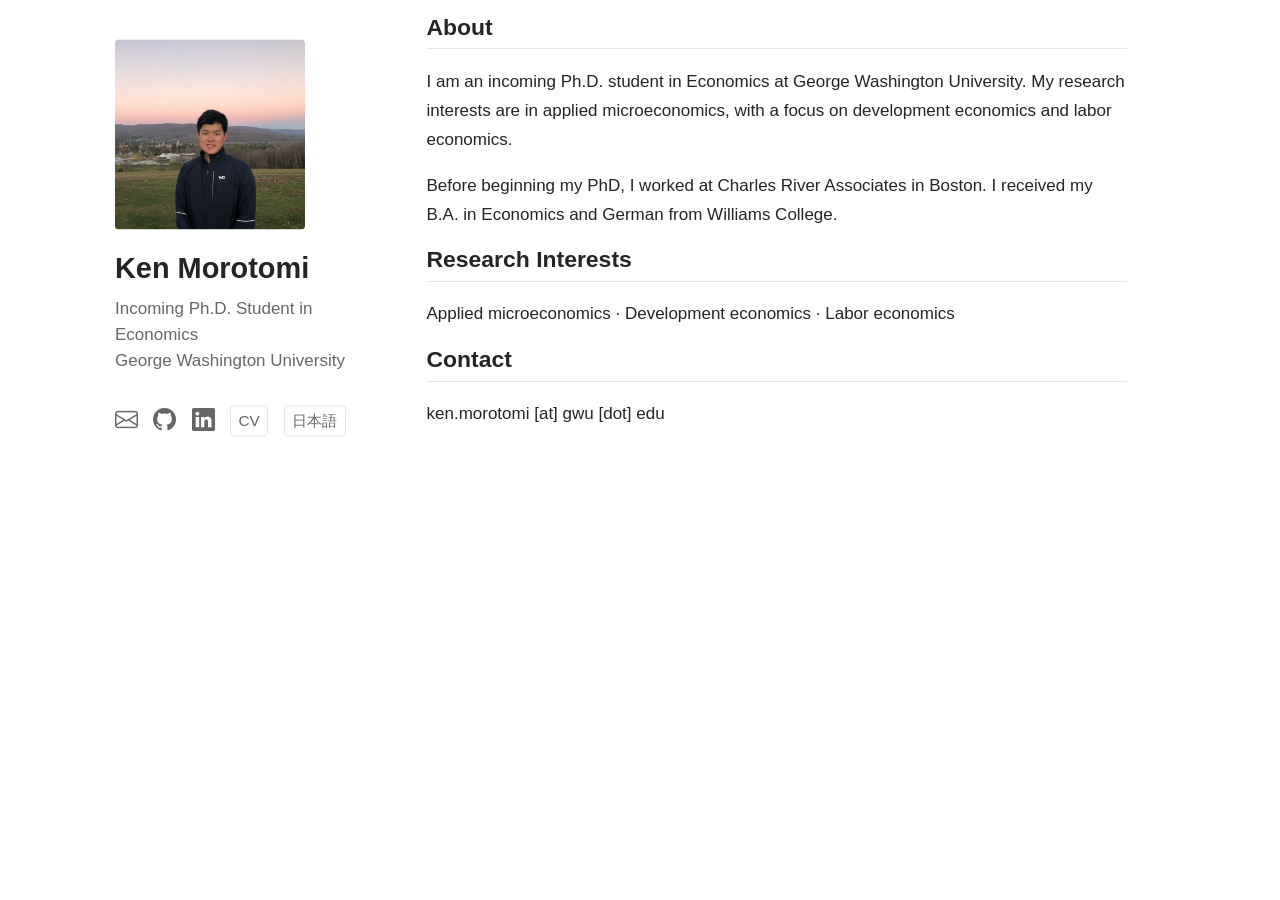
<file: docs/index.html>
<!DOCTYPE html>
<html xmlns="http://www.w3.org/1999/xhtml" lang="en" xml:lang="en"><head>

<meta charset="utf-8">
<meta name="generator" content="quarto-1.9.38">

<meta name="viewport" content="width=device-width, initial-scale=1.0, user-scalable=yes">


<title>Ken Morotomi</title>
<style>
/* Default styles provided by pandoc.
** See https://pandoc.org/MANUAL.html#variables-for-html for config info.
*/
code{white-space: pre-wrap;}
span.smallcaps{font-variant: small-caps;}
div.columns{display: flex; gap: min(4vw, 1.5em);}
div.column{flex: auto; overflow-x: auto;}
div.hanging-indent{margin-left: 1.5em; text-indent: -1.5em;}
ul.task-list{list-style: none;}
ul.task-list li input[type="checkbox"] {
  width: 0.8em;
  margin: 0 0.8em 0.2em -1em; /* quarto-specific, see https://github.com/quarto-dev/quarto-cli/issues/4556 */ 
  vertical-align: middle;
}
</style>


<script src="site_libs/quarto-nav/quarto-nav.js"></script>
<script src="site_libs/clipboard/clipboard.min.js"></script>
<script src="site_libs/quarto-search/autocomplete.umd.js"></script>
<script src="site_libs/quarto-search/fuse.min.js"></script>
<script src="site_libs/quarto-search/quarto-search.js"></script>
<meta name="quarto:offset" content="./">
<script src="site_libs/quarto-html/quarto.js" type="module"></script>
<script src="site_libs/quarto-html/tabsets/tabsets.js" type="module"></script>
<script src="site_libs/quarto-html/popper.min.js"></script>
<script src="site_libs/quarto-html/tippy.umd.min.js"></script>
<link href="site_libs/quarto-html/tippy.css" rel="stylesheet">
<link href="site_libs/quarto-html/quarto-syntax-highlighting-15634bcf2e68342d4ad2dfa704d543f6.css" rel="stylesheet" id="quarto-text-highlighting-styles">
<script src="site_libs/bootstrap/bootstrap.min.js"></script>
<link href="site_libs/bootstrap/bootstrap-icons.css" rel="stylesheet">
<link href="site_libs/bootstrap/bootstrap-158031087360bce0ff56dc785ce39e06.min.css" rel="stylesheet" append-hash="true" id="quarto-bootstrap" data-mode="light">
<script id="quarto-search-options" type="application/json">{
  "location": "sidebar",
  "copy-button": false,
  "collapse-after": 3,
  "panel-placement": "start",
  "type": "textbox",
  "limit": 50,
  "keyboard-shortcut": [
    "f",
    "/",
    "s"
  ],
  "show-item-context": false,
  "language": {
    "search-no-results-text": "No results",
    "search-matching-documents-text": "matching documents",
    "search-copy-link-title": "Copy link to search",
    "search-hide-matches-text": "Hide additional matches",
    "search-more-match-text": "more match in this document",
    "search-more-matches-text": "more matches in this document",
    "search-clear-button-title": "Clear",
    "search-text-placeholder": "",
    "search-detached-cancel-button-title": "Cancel",
    "search-submit-button-title": "Submit",
    "search-label": "Search"
  }
}</script>
<style>html{ scroll-behavior: smooth; }</style>


<link rel="stylesheet" href="styles.css">
</head>

<body class="fullcontent quarto-light">

<div id="quarto-search-results"></div>
<!-- content -->
<div id="quarto-content" class="quarto-container page-layout-custom">
<!-- sidebar -->
<!-- margin-sidebar -->
<!-- main -->




<div class="site-grid">
<div class="profile">
<p><img src="images/headshot.jpg" class="profile-photo img-fluid" alt="Portrait of Ken Morotomi"></p>
<section id="ken-morotomi" class="level1">
<h1>Ken Morotomi</h1>
<p>Incoming Ph.D.&nbsp;Student in Economics<br>
George Washington University</p>
<div class="social-links">
<p><a href="mailto:ken.morotomi@gwu.edu" aria-label="Email" title="Email"> <i class="bi bi-envelope"></i> </a></p>
<p><a href="https://github.com/kenmorotomi" aria-label="GitHub" title="GitHub"> <i class="bi bi-github"></i> </a></p>
<p><a href="https://www.linkedin.com/in/kenmorotomi/" aria-label="LinkedIn" title="LinkedIn"> <i class="bi bi-linkedin"></i> </a></p>
<p><a href="files/cv.pdf" class="text-link">CV</a></p>
<p><a href="ja/" class="text-link">日本語</a></p>
</div>
</section>
</div>
<div class="main-content">
<section id="about" class="level2">
<h2 data-anchor-id="about">About</h2>
<p>I am an incoming Ph.D.&nbsp;student in Economics at George Washington University. My research interests are in applied microeconomics, with a focus on development economics and labor economics.</p>
<p>Before beginning my PhD, I worked at Charles River Associates in Boston. I received my B.A. in Economics and German from Williams College.</p>
</section>
<section id="research-interests" class="level2">
<h2 data-anchor-id="research-interests">Research Interests</h2>
<p>Applied microeconomics · Development economics · Labor economics</p>
</section>
<section id="contact" class="level2">
<h2 data-anchor-id="contact">Contact</h2>
<p>ken.morotomi [at] gwu [dot] edu</p>
</section>
</div>
</div>




<script id="quarto-html-after-body" type="application/javascript">
  window.document.addEventListener("DOMContentLoaded", function (event) {
    const isCodeAnnotation = (el) => {
      for (const clz of el.classList) {
        if (clz.startsWith('code-annotation-')) {                     
          return true;
        }
      }
      return false;
    }
    const onCopySuccess = function(e) {
      // button target
      const button = e.trigger;
      // don't keep focus
      button.blur();
      // flash "checked"
      button.classList.add('code-copy-button-checked');
      var currentTitle = button.getAttribute("title");
      button.setAttribute("title", "Copied!");
      let tooltip;
      if (window.bootstrap) {
        button.setAttribute("data-bs-toggle", "tooltip");
        button.setAttribute("data-bs-placement", "left");
        button.setAttribute("data-bs-title", "Copied!");
        tooltip = new bootstrap.Tooltip(button, 
          { trigger: "manual", 
            customClass: "code-copy-button-tooltip",
            offset: [0, -8]});
        tooltip.show();    
      }
      setTimeout(function() {
        if (tooltip) {
          tooltip.hide();
          button.removeAttribute("data-bs-title");
          button.removeAttribute("data-bs-toggle");
          button.removeAttribute("data-bs-placement");
        }
        button.setAttribute("title", currentTitle);
        button.classList.remove('code-copy-button-checked');
      }, 1000);
      // clear code selection
      e.clearSelection();
    }
    const getTextToCopy = function(trigger) {
      const outerScaffold = trigger.parentElement.cloneNode(true);
      const codeEl = outerScaffold.querySelector('code');
      for (const childEl of codeEl.children) {
        if (isCodeAnnotation(childEl)) {
          childEl.remove();
        }
      }
      return codeEl.innerText;
    }
    const clipboard = new window.ClipboardJS('.code-copy-button:not([data-in-quarto-modal])', {
      text: getTextToCopy
    });
    clipboard.on('success', onCopySuccess);
    if (window.document.getElementById('quarto-embedded-source-code-modal')) {
      const clipboardModal = new window.ClipboardJS('.code-copy-button[data-in-quarto-modal]', {
        text: getTextToCopy,
        container: window.document.getElementById('quarto-embedded-source-code-modal')
      });
      clipboardModal.on('success', onCopySuccess);
    }
      var localhostRegex = new RegExp(/^(?:http|https):\/\/localhost\:?[0-9]*\//);
      var mailtoRegex = new RegExp(/^mailto:/);
        var filterRegex = new RegExp("https:\/\/kenmorotomi\.github\.io");
      var isInternal = (href) => {
          return filterRegex.test(href) || localhostRegex.test(href) || mailtoRegex.test(href);
      }
      // Inspect non-navigation links and adorn them if external
     var links = window.document.querySelectorAll('a[href]:not(.nav-link):not(.navbar-brand):not(.toc-action):not(.sidebar-link):not(.sidebar-item-toggle):not(.pagination-link):not(.no-external):not([aria-hidden]):not(.dropdown-item):not(.quarto-navigation-tool):not(.about-link)');
      for (var i=0; i<links.length; i++) {
        const link = links[i];
        if (!isInternal(link.href)) {
          // undo the damage that might have been done by quarto-nav.js in the case of
          // links that we want to consider external
          if (link.dataset.originalHref !== undefined) {
            link.href = link.dataset.originalHref;
          }
        }
      }
    function tippyHover(el, contentFn, onTriggerFn, onUntriggerFn) {
      const config = {
        allowHTML: true,
        maxWidth: 500,
        delay: 100,
        arrow: false,
        appendTo: function(el) {
            return el.parentElement;
        },
        interactive: true,
        interactiveBorder: 10,
        theme: 'quarto',
        placement: 'bottom-start',
      };
      if (contentFn) {
        config.content = contentFn;
      }
      if (onTriggerFn) {
        config.onTrigger = onTriggerFn;
      }
      if (onUntriggerFn) {
        config.onUntrigger = onUntriggerFn;
      }
      window.tippy(el, config); 
    }
    const noterefs = window.document.querySelectorAll('a[role="doc-noteref"]');
    for (var i=0; i<noterefs.length; i++) {
      const ref = noterefs[i];
      tippyHover(ref, function() {
        // use id or data attribute instead here
        let href = ref.getAttribute('data-footnote-href') || ref.getAttribute('href');
        try { href = new URL(href).hash; } catch {}
        const id = href.replace(/^#\/?/, "");
        const note = window.document.getElementById(id);
        if (note) {
          return note.innerHTML;
        } else {
          return "";
        }
      });
    }
    const xrefs = window.document.querySelectorAll('a.quarto-xref');
    const processXRef = (id, note) => {
      // Strip column container classes
      const stripColumnClz = (el) => {
        el.classList.remove("page-full", "page-columns");
        if (el.children) {
          for (const child of el.children) {
            stripColumnClz(child);
          }
        }
      }
      stripColumnClz(note)
      if (id === null || id.startsWith('sec-')) {
        // Special case sections, only their first couple elements
        const container = document.createElement("div");
        if (note.children && note.children.length > 2) {
          container.appendChild(note.children[0].cloneNode(true));
          for (let i = 1; i < note.children.length; i++) {
            const child = note.children[i];
            if (child.tagName === "P" && child.innerText === "") {
              continue;
            } else {
              container.appendChild(child.cloneNode(true));
              break;
            }
          }
          if (window.Quarto?.typesetMath) {
            window.Quarto.typesetMath(container);
          }
          return container.innerHTML
        } else {
          if (window.Quarto?.typesetMath) {
            window.Quarto.typesetMath(note);
          }
          return note.innerHTML;
        }
      } else {
        // Remove any anchor links if they are present
        const anchorLink = note.querySelector('a.anchorjs-link');
        if (anchorLink) {
          anchorLink.remove();
        }
        if (window.Quarto?.typesetMath) {
          window.Quarto.typesetMath(note);
        }
        if (note.classList.contains("callout")) {
          return note.outerHTML;
        } else {
          return note.innerHTML;
        }
      }
    }
    for (var i=0; i<xrefs.length; i++) {
      const xref = xrefs[i];
      tippyHover(xref, undefined, function(instance) {
        instance.disable();
        let url = xref.getAttribute('href');
        let hash = undefined; 
        if (url.startsWith('#')) {
          hash = url;
        } else {
          try { hash = new URL(url).hash; } catch {}
        }
        if (hash) {
          const id = hash.replace(/^#\/?/, "");
          const note = window.document.getElementById(id);
          if (note !== null) {
            try {
              const html = processXRef(id, note.cloneNode(true));
              instance.setContent(html);
            } finally {
              instance.enable();
              instance.show();
            }
          } else {
            // See if we can fetch this
            fetch(url.split('#')[0])
            .then(res => res.text())
            .then(html => {
              const parser = new DOMParser();
              const htmlDoc = parser.parseFromString(html, "text/html");
              const note = htmlDoc.getElementById(id);
              if (note !== null) {
                const html = processXRef(id, note);
                instance.setContent(html);
              } 
            }).finally(() => {
              instance.enable();
              instance.show();
            });
          }
        } else {
          // See if we can fetch a full url (with no hash to target)
          // This is a special case and we should probably do some content thinning / targeting
          fetch(url)
          .then(res => res.text())
          .then(html => {
            const parser = new DOMParser();
            const htmlDoc = parser.parseFromString(html, "text/html");
            const note = htmlDoc.querySelector('main.content');
            if (note !== null) {
              // This should only happen for chapter cross references
              // (since there is no id in the URL)
              // remove the first header
              if (note.children.length > 0 && note.children[0].tagName === "HEADER") {
                note.children[0].remove();
              }
              const html = processXRef(null, note);
              instance.setContent(html);
            } 
          }).finally(() => {
            instance.enable();
            instance.show();
          });
        }
      }, function(instance) {
      });
    }
        let selectedAnnoteEl;
        const selectorForAnnotation = ( cell, annotation) => {
          let cellAttr = 'data-code-cell="' + cell + '"';
          let lineAttr = 'data-code-annotation="' +  annotation + '"';
          const selector = 'span[' + cellAttr + '][' + lineAttr + ']';
          return selector;
        }
        const selectCodeLines = (annoteEl) => {
          const doc = window.document;
          const targetCell = annoteEl.getAttribute("data-target-cell");
          const targetAnnotation = annoteEl.getAttribute("data-target-annotation");
          const annoteSpan = window.document.querySelector(selectorForAnnotation(targetCell, targetAnnotation));
          const lines = annoteSpan.getAttribute("data-code-lines").split(",");
          const lineIds = lines.map((line) => {
            return targetCell + "-" + line;
          })
          let top = null;
          let height = null;
          let parent = null;
          if (lineIds.length > 0) {
              //compute the position of the single el (top and bottom and make a div)
              const el = window.document.getElementById(lineIds[0]);
              top = el.offsetTop;
              height = el.offsetHeight;
              parent = el.parentElement.parentElement;
            if (lineIds.length > 1) {
              const lastEl = window.document.getElementById(lineIds[lineIds.length - 1]);
              const bottom = lastEl.offsetTop + lastEl.offsetHeight;
              height = bottom - top;
            }
            if (top !== null && height !== null && parent !== null) {
              // cook up a div (if necessary) and position it 
              let div = window.document.getElementById("code-annotation-line-highlight");
              if (div === null) {
                div = window.document.createElement("div");
                div.setAttribute("id", "code-annotation-line-highlight");
                div.style.position = 'absolute';
                parent.appendChild(div);
              }
              div.style.top = top - 2 + "px";
              div.style.height = height + 4 + "px";
              div.style.left = 0;
              let gutterDiv = window.document.getElementById("code-annotation-line-highlight-gutter");
              if (gutterDiv === null) {
                gutterDiv = window.document.createElement("div");
                gutterDiv.setAttribute("id", "code-annotation-line-highlight-gutter");
                gutterDiv.style.position = 'absolute';
                const codeCell = window.document.getElementById(targetCell);
                const gutter = codeCell.querySelector('.code-annotation-gutter');
                gutter.appendChild(gutterDiv);
              }
              gutterDiv.style.top = top - 2 + "px";
              gutterDiv.style.height = height + 4 + "px";
            }
            selectedAnnoteEl = annoteEl;
          }
        };
        const unselectCodeLines = () => {
          const elementsIds = ["code-annotation-line-highlight", "code-annotation-line-highlight-gutter"];
          elementsIds.forEach((elId) => {
            const div = window.document.getElementById(elId);
            if (div) {
              div.remove();
            }
          });
          selectedAnnoteEl = undefined;
        };
          // Handle positioning of the toggle
      window.addEventListener(
        "resize",
        throttle(() => {
          elRect = undefined;
          if (selectedAnnoteEl) {
            selectCodeLines(selectedAnnoteEl);
          }
        }, 10)
      );
      function throttle(fn, ms) {
      let throttle = false;
      let timer;
        return (...args) => {
          if(!throttle) { // first call gets through
              fn.apply(this, args);
              throttle = true;
          } else { // all the others get throttled
              if(timer) clearTimeout(timer); // cancel #2
              timer = setTimeout(() => {
                fn.apply(this, args);
                timer = throttle = false;
              }, ms);
          }
        };
      }
        // Attach click handler to the DT
        const annoteDls = window.document.querySelectorAll('dt[data-target-cell]');
        for (const annoteDlNode of annoteDls) {
          annoteDlNode.addEventListener('click', (event) => {
            const clickedEl = event.target;
            if (clickedEl !== selectedAnnoteEl) {
              unselectCodeLines();
              const activeEl = window.document.querySelector('dt[data-target-cell].code-annotation-active');
              if (activeEl) {
                activeEl.classList.remove('code-annotation-active');
              }
              selectCodeLines(clickedEl);
              clickedEl.classList.add('code-annotation-active');
            } else {
              // Unselect the line
              unselectCodeLines();
              clickedEl.classList.remove('code-annotation-active');
            }
          });
        }
    const findCites = (el) => {
      const parentEl = el.parentElement;
      if (parentEl) {
        const cites = parentEl.dataset.cites;
        if (cites) {
          return {
            el,
            cites: cites.split(' ')
          };
        } else {
          return findCites(el.parentElement)
        }
      } else {
        return undefined;
      }
    };
    var bibliorefs = window.document.querySelectorAll('a[role="doc-biblioref"]');
    for (var i=0; i<bibliorefs.length; i++) {
      const ref = bibliorefs[i];
      const citeInfo = findCites(ref);
      if (citeInfo) {
        tippyHover(citeInfo.el, function() {
          var popup = window.document.createElement('div');
          citeInfo.cites.forEach(function(cite) {
            var citeDiv = window.document.createElement('div');
            citeDiv.classList.add('hanging-indent');
            citeDiv.classList.add('csl-entry');
            var biblioDiv = window.document.getElementById('ref-' + cite);
            if (biblioDiv) {
              citeDiv.innerHTML = biblioDiv.innerHTML;
            }
            popup.appendChild(citeDiv);
          });
          return popup.innerHTML;
        });
      }
    }
  });
  </script>
</div> <!-- /content -->




<script src="site_libs/quarto-html/zenscroll-min.js"></script>
</body></html>
</file>
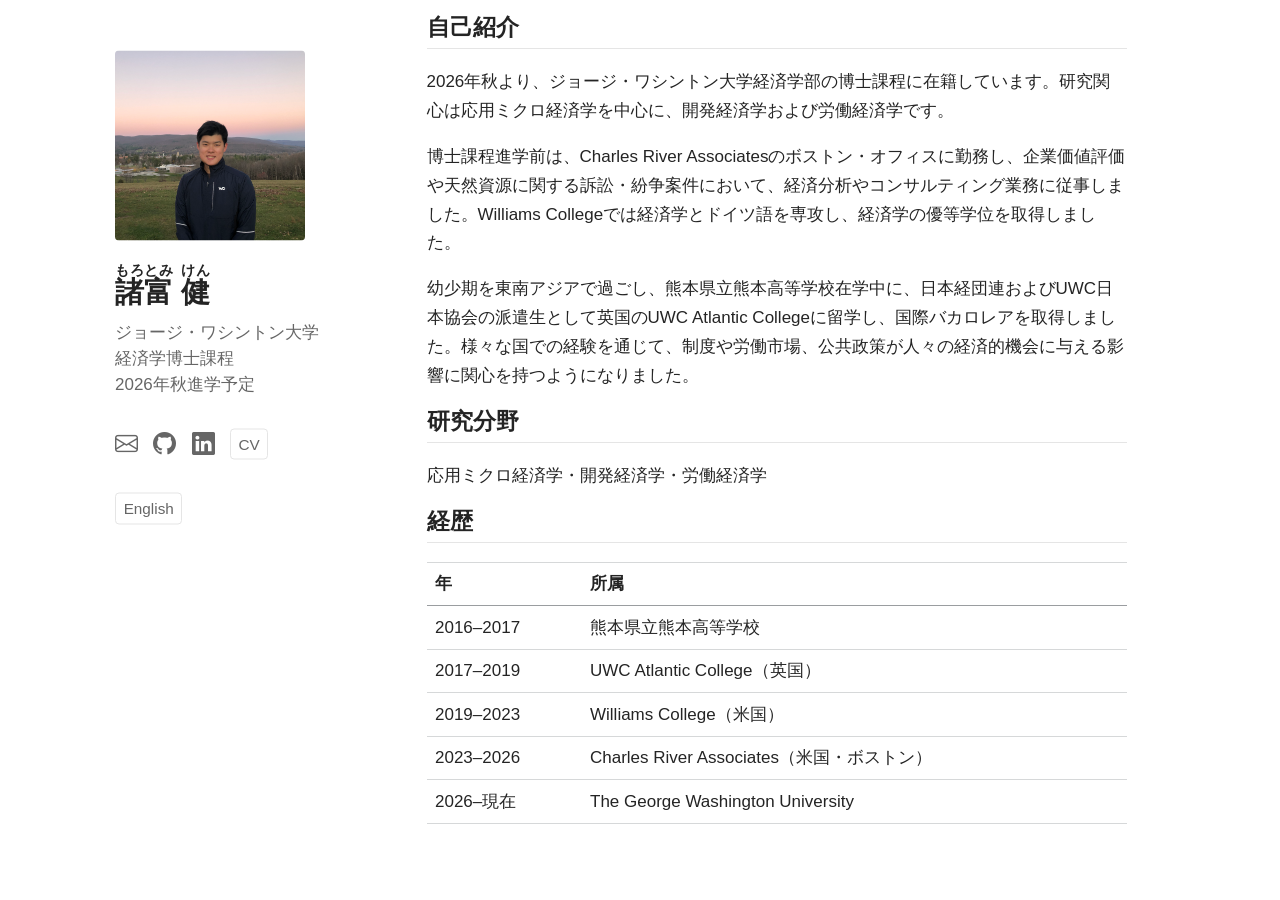
<file: docs/ja/index.html>
<!DOCTYPE html>
<html xmlns="http://www.w3.org/1999/xhtml" lang="ja" xml:lang="ja"><head>

<meta charset="utf-8">
<meta name="generator" content="quarto-1.9.38">

<meta name="viewport" content="width=device-width, initial-scale=1.0, user-scalable=yes">


<title>index – Ken Morotomi</title>
<style>
/* Default styles provided by pandoc.
** See https://pandoc.org/MANUAL.html#variables-for-html for config info.
*/
code{white-space: pre-wrap;}
span.smallcaps{font-variant: small-caps;}
div.columns{display: flex; gap: min(4vw, 1.5em);}
div.column{flex: auto; overflow-x: auto;}
div.hanging-indent{margin-left: 1.5em; text-indent: -1.5em;}
ul.task-list{list-style: none;}
ul.task-list li input[type="checkbox"] {
  width: 0.8em;
  margin: 0 0.8em 0.2em -1em; /* quarto-specific, see https://github.com/quarto-dev/quarto-cli/issues/4556 */ 
  vertical-align: middle;
}
</style>


<script src="../site_libs/quarto-nav/quarto-nav.js"></script>
<script src="../site_libs/clipboard/clipboard.min.js"></script>
<script src="../site_libs/quarto-search/autocomplete.umd.js"></script>
<script src="../site_libs/quarto-search/fuse.min.js"></script>
<script src="../site_libs/quarto-search/quarto-search.js"></script>
<meta name="quarto:offset" content="../">
<script src="../site_libs/quarto-html/quarto.js" type="module"></script>
<script src="../site_libs/quarto-html/tabsets/tabsets.js" type="module"></script>
<script src="../site_libs/quarto-html/popper.min.js"></script>
<script src="../site_libs/quarto-html/tippy.umd.min.js"></script>
<link href="../site_libs/quarto-html/tippy.css" rel="stylesheet">
<link href="../site_libs/quarto-html/quarto-syntax-highlighting-15634bcf2e68342d4ad2dfa704d543f6.css" rel="stylesheet" id="quarto-text-highlighting-styles">
<script src="../site_libs/bootstrap/bootstrap.min.js"></script>
<link href="../site_libs/bootstrap/bootstrap-icons.css" rel="stylesheet">
<link href="../site_libs/bootstrap/bootstrap-158031087360bce0ff56dc785ce39e06.min.css" rel="stylesheet" append-hash="true" id="quarto-bootstrap" data-mode="light">
<script id="quarto-search-options" type="application/json">{
  "location": "sidebar",
  "copy-button": false,
  "collapse-after": 3,
  "panel-placement": "start",
  "type": "textbox",
  "limit": 50,
  "keyboard-shortcut": [
    "f",
    "/",
    "s"
  ],
  "show-item-context": false,
  "language": {
    "search-no-results-text": "一致なし",
    "search-matching-documents-text": "一致した文書",
    "search-copy-link-title": "検索へのリンクをコピー",
    "search-hide-matches-text": "追加の検索結果を非表示",
    "search-more-match-text": "追加の検索結果",
    "search-more-matches-text": "追加の検索結果",
    "search-clear-button-title": "消去",
    "search-text-placeholder": "",
    "search-detached-cancel-button-title": "取消",
    "search-submit-button-title": "検索",
    "search-label": "サーチ"
  }
}</script>
<style>html{ scroll-behavior: smooth; }</style>


<link rel="stylesheet" href="../styles.css">
</head>

<body class="fullcontent quarto-light">

<div id="quarto-search-results"></div>
<!-- content -->
<div id="quarto-content" class="quarto-container page-layout-custom">
<!-- sidebar -->
<!-- margin-sidebar -->
<!-- main -->




<div class="site-grid">
<div class="profile">
<p><img src="../images/headshot.jpg" class="profile-photo img-fluid" alt="諸富健のプロフィール写真"></p>
<section id="諸富もろとみ-健けん" class="level1">
<h1><ruby>諸富<rt>もろとみ</rt></ruby> <ruby>健<rt>けん</rt></ruby></h1>
<p>ジョージ・ワシントン大学<br>
経済学博士課程<br>
2026年秋進学予定</p>
<div class="social-links">
<p><a href="mailto:ken.morotomi@gwu.edu" aria-label="メール" title="メール"> <i class="bi bi-envelope"></i> </a></p>
<p><a href="https://github.com/kenmorotomi" aria-label="GitHub" title="GitHub"> <i class="bi bi-github"></i> </a></p>
<p><a href="https://www.linkedin.com/in/kenmorotomi/" aria-label="LinkedIn" title="LinkedIn"> <i class="bi bi-linkedin"></i> </a></p>
<p><a href="../files/cv.pdf" class="text-link">CV</a></p>
<p><a href="../" class="text-link">English</a></p>
</div>
</section>
</div>
<div class="main-content">
<section id="自己紹介" class="level2">
<h2 data-anchor-id="自己紹介">自己紹介</h2>
<p>2026年秋より、ジョージ・ワシントン大学経済学部の博士課程に在籍しています。研究関心は応用ミクロ経済学を中心に、開発経済学および労働経済学です。</p>
<p>博士課程進学前は、Charles River Associatesのボストン・オフィスに勤務し、企業価値評価や天然資源に関する訴訟・紛争案件において、経済分析やコンサルティング業務に従事しました。Williams Collegeでは経済学とドイツ語を専攻し、経済学の優等学位を取得しました。</p>
<p>幼少期を東南アジアで過ごし、熊本県立熊本高等学校在学中に、日本経団連およびUWC日本協会の派遣生として英国のUWC Atlantic Collegeに留学し、国際バカロレアを取得しました。様々な国での経験を通じて、制度や労働市場、公共政策が人々の経済的機会に与える影響に関心を持つようになりました。</p>
</section>
<section id="研究分野" class="level2">
<h2 data-anchor-id="研究分野">研究分野</h2>
<p>応用ミクロ経済学・開発経済学・労働経済学</p>
</section>
<section id="経歴" class="level2">
<h2 data-anchor-id="経歴">経歴</h2>
<table class="caption-top table">
<thead>
<tr class="header">
<th>年</th>
<th>所属</th>
</tr>
</thead>
<tbody>
<tr class="odd">
<td>2016–2017</td>
<td>熊本県立熊本高等学校</td>
</tr>
<tr class="even">
<td>2017–2019</td>
<td>UWC Atlantic College（英国）</td>
</tr>
<tr class="odd">
<td>2019–2023</td>
<td>Williams College（米国）</td>
</tr>
<tr class="even">
<td>2023–2026</td>
<td>Charles River Associates（米国・ボストン）</td>
</tr>
<tr class="odd">
<td>2026–現在</td>
<td>The George Washington University</td>
</tr>
</tbody>
</table>
</section>
</div>
</div>




<script id="quarto-html-after-body" type="application/javascript">
  window.document.addEventListener("DOMContentLoaded", function (event) {
    const isCodeAnnotation = (el) => {
      for (const clz of el.classList) {
        if (clz.startsWith('code-annotation-')) {                     
          return true;
        }
      }
      return false;
    }
    const onCopySuccess = function(e) {
      // button target
      const button = e.trigger;
      // don't keep focus
      button.blur();
      // flash "checked"
      button.classList.add('code-copy-button-checked');
      var currentTitle = button.getAttribute("title");
      button.setAttribute("title", "コピーしました");
      let tooltip;
      if (window.bootstrap) {
        button.setAttribute("data-bs-toggle", "tooltip");
        button.setAttribute("data-bs-placement", "left");
        button.setAttribute("data-bs-title", "コピーしました");
        tooltip = new bootstrap.Tooltip(button, 
          { trigger: "manual", 
            customClass: "code-copy-button-tooltip",
            offset: [0, -8]});
        tooltip.show();    
      }
      setTimeout(function() {
        if (tooltip) {
          tooltip.hide();
          button.removeAttribute("data-bs-title");
          button.removeAttribute("data-bs-toggle");
          button.removeAttribute("data-bs-placement");
        }
        button.setAttribute("title", currentTitle);
        button.classList.remove('code-copy-button-checked');
      }, 1000);
      // clear code selection
      e.clearSelection();
    }
    const getTextToCopy = function(trigger) {
      const outerScaffold = trigger.parentElement.cloneNode(true);
      const codeEl = outerScaffold.querySelector('code');
      for (const childEl of codeEl.children) {
        if (isCodeAnnotation(childEl)) {
          childEl.remove();
        }
      }
      return codeEl.innerText;
    }
    const clipboard = new window.ClipboardJS('.code-copy-button:not([data-in-quarto-modal])', {
      text: getTextToCopy
    });
    clipboard.on('success', onCopySuccess);
    if (window.document.getElementById('quarto-embedded-source-code-modal')) {
      const clipboardModal = new window.ClipboardJS('.code-copy-button[data-in-quarto-modal]', {
        text: getTextToCopy,
        container: window.document.getElementById('quarto-embedded-source-code-modal')
      });
      clipboardModal.on('success', onCopySuccess);
    }
      var localhostRegex = new RegExp(/^(?:http|https):\/\/localhost\:?[0-9]*\//);
      var mailtoRegex = new RegExp(/^mailto:/);
        var filterRegex = new RegExp("https:\/\/kenmorotomi\.github\.io");
      var isInternal = (href) => {
          return filterRegex.test(href) || localhostRegex.test(href) || mailtoRegex.test(href);
      }
      // Inspect non-navigation links and adorn them if external
     var links = window.document.querySelectorAll('a[href]:not(.nav-link):not(.navbar-brand):not(.toc-action):not(.sidebar-link):not(.sidebar-item-toggle):not(.pagination-link):not(.no-external):not([aria-hidden]):not(.dropdown-item):not(.quarto-navigation-tool):not(.about-link)');
      for (var i=0; i<links.length; i++) {
        const link = links[i];
        if (!isInternal(link.href)) {
          // undo the damage that might have been done by quarto-nav.js in the case of
          // links that we want to consider external
          if (link.dataset.originalHref !== undefined) {
            link.href = link.dataset.originalHref;
          }
        }
      }
    function tippyHover(el, contentFn, onTriggerFn, onUntriggerFn) {
      const config = {
        allowHTML: true,
        maxWidth: 500,
        delay: 100,
        arrow: false,
        appendTo: function(el) {
            return el.parentElement;
        },
        interactive: true,
        interactiveBorder: 10,
        theme: 'quarto',
        placement: 'bottom-start',
      };
      if (contentFn) {
        config.content = contentFn;
      }
      if (onTriggerFn) {
        config.onTrigger = onTriggerFn;
      }
      if (onUntriggerFn) {
        config.onUntrigger = onUntriggerFn;
      }
      window.tippy(el, config); 
    }
    const noterefs = window.document.querySelectorAll('a[role="doc-noteref"]');
    for (var i=0; i<noterefs.length; i++) {
      const ref = noterefs[i];
      tippyHover(ref, function() {
        // use id or data attribute instead here
        let href = ref.getAttribute('data-footnote-href') || ref.getAttribute('href');
        try { href = new URL(href).hash; } catch {}
        const id = href.replace(/^#\/?/, "");
        const note = window.document.getElementById(id);
        if (note) {
          return note.innerHTML;
        } else {
          return "";
        }
      });
    }
    const xrefs = window.document.querySelectorAll('a.quarto-xref');
    const processXRef = (id, note) => {
      // Strip column container classes
      const stripColumnClz = (el) => {
        el.classList.remove("page-full", "page-columns");
        if (el.children) {
          for (const child of el.children) {
            stripColumnClz(child);
          }
        }
      }
      stripColumnClz(note)
      if (id === null || id.startsWith('sec-')) {
        // Special case sections, only their first couple elements
        const container = document.createElement("div");
        if (note.children && note.children.length > 2) {
          container.appendChild(note.children[0].cloneNode(true));
          for (let i = 1; i < note.children.length; i++) {
            const child = note.children[i];
            if (child.tagName === "P" && child.innerText === "") {
              continue;
            } else {
              container.appendChild(child.cloneNode(true));
              break;
            }
          }
          if (window.Quarto?.typesetMath) {
            window.Quarto.typesetMath(container);
          }
          return container.innerHTML
        } else {
          if (window.Quarto?.typesetMath) {
            window.Quarto.typesetMath(note);
          }
          return note.innerHTML;
        }
      } else {
        // Remove any anchor links if they are present
        const anchorLink = note.querySelector('a.anchorjs-link');
        if (anchorLink) {
          anchorLink.remove();
        }
        if (window.Quarto?.typesetMath) {
          window.Quarto.typesetMath(note);
        }
        if (note.classList.contains("callout")) {
          return note.outerHTML;
        } else {
          return note.innerHTML;
        }
      }
    }
    for (var i=0; i<xrefs.length; i++) {
      const xref = xrefs[i];
      tippyHover(xref, undefined, function(instance) {
        instance.disable();
        let url = xref.getAttribute('href');
        let hash = undefined; 
        if (url.startsWith('#')) {
          hash = url;
        } else {
          try { hash = new URL(url).hash; } catch {}
        }
        if (hash) {
          const id = hash.replace(/^#\/?/, "");
          const note = window.document.getElementById(id);
          if (note !== null) {
            try {
              const html = processXRef(id, note.cloneNode(true));
              instance.setContent(html);
            } finally {
              instance.enable();
              instance.show();
            }
          } else {
            // See if we can fetch this
            fetch(url.split('#')[0])
            .then(res => res.text())
            .then(html => {
              const parser = new DOMParser();
              const htmlDoc = parser.parseFromString(html, "text/html");
              const note = htmlDoc.getElementById(id);
              if (note !== null) {
                const html = processXRef(id, note);
                instance.setContent(html);
              } 
            }).finally(() => {
              instance.enable();
              instance.show();
            });
          }
        } else {
          // See if we can fetch a full url (with no hash to target)
          // This is a special case and we should probably do some content thinning / targeting
          fetch(url)
          .then(res => res.text())
          .then(html => {
            const parser = new DOMParser();
            const htmlDoc = parser.parseFromString(html, "text/html");
            const note = htmlDoc.querySelector('main.content');
            if (note !== null) {
              // This should only happen for chapter cross references
              // (since there is no id in the URL)
              // remove the first header
              if (note.children.length > 0 && note.children[0].tagName === "HEADER") {
                note.children[0].remove();
              }
              const html = processXRef(null, note);
              instance.setContent(html);
            } 
          }).finally(() => {
            instance.enable();
            instance.show();
          });
        }
      }, function(instance) {
      });
    }
        let selectedAnnoteEl;
        const selectorForAnnotation = ( cell, annotation) => {
          let cellAttr = 'data-code-cell="' + cell + '"';
          let lineAttr = 'data-code-annotation="' +  annotation + '"';
          const selector = 'span[' + cellAttr + '][' + lineAttr + ']';
          return selector;
        }
        const selectCodeLines = (annoteEl) => {
          const doc = window.document;
          const targetCell = annoteEl.getAttribute("data-target-cell");
          const targetAnnotation = annoteEl.getAttribute("data-target-annotation");
          const annoteSpan = window.document.querySelector(selectorForAnnotation(targetCell, targetAnnotation));
          const lines = annoteSpan.getAttribute("data-code-lines").split(",");
          const lineIds = lines.map((line) => {
            return targetCell + "-" + line;
          })
          let top = null;
          let height = null;
          let parent = null;
          if (lineIds.length > 0) {
              //compute the position of the single el (top and bottom and make a div)
              const el = window.document.getElementById(lineIds[0]);
              top = el.offsetTop;
              height = el.offsetHeight;
              parent = el.parentElement.parentElement;
            if (lineIds.length > 1) {
              const lastEl = window.document.getElementById(lineIds[lineIds.length - 1]);
              const bottom = lastEl.offsetTop + lastEl.offsetHeight;
              height = bottom - top;
            }
            if (top !== null && height !== null && parent !== null) {
              // cook up a div (if necessary) and position it 
              let div = window.document.getElementById("code-annotation-line-highlight");
              if (div === null) {
                div = window.document.createElement("div");
                div.setAttribute("id", "code-annotation-line-highlight");
                div.style.position = 'absolute';
                parent.appendChild(div);
              }
              div.style.top = top - 2 + "px";
              div.style.height = height + 4 + "px";
              div.style.left = 0;
              let gutterDiv = window.document.getElementById("code-annotation-line-highlight-gutter");
              if (gutterDiv === null) {
                gutterDiv = window.document.createElement("div");
                gutterDiv.setAttribute("id", "code-annotation-line-highlight-gutter");
                gutterDiv.style.position = 'absolute';
                const codeCell = window.document.getElementById(targetCell);
                const gutter = codeCell.querySelector('.code-annotation-gutter');
                gutter.appendChild(gutterDiv);
              }
              gutterDiv.style.top = top - 2 + "px";
              gutterDiv.style.height = height + 4 + "px";
            }
            selectedAnnoteEl = annoteEl;
          }
        };
        const unselectCodeLines = () => {
          const elementsIds = ["code-annotation-line-highlight", "code-annotation-line-highlight-gutter"];
          elementsIds.forEach((elId) => {
            const div = window.document.getElementById(elId);
            if (div) {
              div.remove();
            }
          });
          selectedAnnoteEl = undefined;
        };
          // Handle positioning of the toggle
      window.addEventListener(
        "resize",
        throttle(() => {
          elRect = undefined;
          if (selectedAnnoteEl) {
            selectCodeLines(selectedAnnoteEl);
          }
        }, 10)
      );
      function throttle(fn, ms) {
      let throttle = false;
      let timer;
        return (...args) => {
          if(!throttle) { // first call gets through
              fn.apply(this, args);
              throttle = true;
          } else { // all the others get throttled
              if(timer) clearTimeout(timer); // cancel #2
              timer = setTimeout(() => {
                fn.apply(this, args);
                timer = throttle = false;
              }, ms);
          }
        };
      }
        // Attach click handler to the DT
        const annoteDls = window.document.querySelectorAll('dt[data-target-cell]');
        for (const annoteDlNode of annoteDls) {
          annoteDlNode.addEventListener('click', (event) => {
            const clickedEl = event.target;
            if (clickedEl !== selectedAnnoteEl) {
              unselectCodeLines();
              const activeEl = window.document.querySelector('dt[data-target-cell].code-annotation-active');
              if (activeEl) {
                activeEl.classList.remove('code-annotation-active');
              }
              selectCodeLines(clickedEl);
              clickedEl.classList.add('code-annotation-active');
            } else {
              // Unselect the line
              unselectCodeLines();
              clickedEl.classList.remove('code-annotation-active');
            }
          });
        }
    const findCites = (el) => {
      const parentEl = el.parentElement;
      if (parentEl) {
        const cites = parentEl.dataset.cites;
        if (cites) {
          return {
            el,
            cites: cites.split(' ')
          };
        } else {
          return findCites(el.parentElement)
        }
      } else {
        return undefined;
      }
    };
    var bibliorefs = window.document.querySelectorAll('a[role="doc-biblioref"]');
    for (var i=0; i<bibliorefs.length; i++) {
      const ref = bibliorefs[i];
      const citeInfo = findCites(ref);
      if (citeInfo) {
        tippyHover(citeInfo.el, function() {
          var popup = window.document.createElement('div');
          citeInfo.cites.forEach(function(cite) {
            var citeDiv = window.document.createElement('div');
            citeDiv.classList.add('hanging-indent');
            citeDiv.classList.add('csl-entry');
            var biblioDiv = window.document.getElementById('ref-' + cite);
            if (biblioDiv) {
              citeDiv.innerHTML = biblioDiv.innerHTML;
            }
            popup.appendChild(citeDiv);
          });
          return popup.innerHTML;
        });
      }
    }
  });
  </script>
</div> <!-- /content -->




<script src="../site_libs/quarto-html/zenscroll-min.js"></script>
</body></html>
</file>
<file: docs/site_libs/quarto-html/tippy.css>
.tippy-box[data-animation=fade][data-state=hidden]{opacity:0}[data-tippy-root]{max-width:calc(100vw - 10px)}.tippy-box{position:relative;background-color:#333;color:#fff;border-radius:4px;font-size:14px;line-height:1.4;white-space:normal;outline:0;transition-property:transform,visibility,opacity}.tippy-box[data-placement^=top]>.tippy-arrow{bottom:0}.tippy-box[data-placement^=top]>.tippy-arrow:before{bottom:-7px;left:0;border-width:8px 8px 0;border-top-color:initial;transform-origin:center top}.tippy-box[data-placement^=bottom]>.tippy-arrow{top:0}.tippy-box[data-placement^=bottom]>.tippy-arrow:before{top:-7px;left:0;border-width:0 8px 8px;border-bottom-color:initial;transform-origin:center bottom}.tippy-box[data-placement^=left]>.tippy-arrow{right:0}.tippy-box[data-placement^=left]>.tippy-arrow:before{border-width:8px 0 8px 8px;border-left-color:initial;right:-7px;transform-origin:center left}.tippy-box[data-placement^=right]>.tippy-arrow{left:0}.tippy-box[data-placement^=right]>.tippy-arrow:before{left:-7px;border-width:8px 8px 8px 0;border-right-color:initial;transform-origin:center right}.tippy-box[data-inertia][data-state=visible]{transition-timing-function:cubic-bezier(.54,1.5,.38,1.11)}.tippy-arrow{width:16px;height:16px;color:#333}.tippy-arrow:before{content:"";position:absolute;border-color:transparent;border-style:solid}.tippy-content{position:relative;padding:5px 9px;z-index:1}
</file>
<file: docs/site_libs/quarto-html/quarto-syntax-highlighting-15634bcf2e68342d4ad2dfa704d543f6.css>
/* quarto syntax highlight colors */
:root {
  --quarto-hl-ot-color: #003B4F;
  --quarto-hl-at-color: #657422;
  --quarto-hl-ss-color: #20794D;
  --quarto-hl-an-color: #5E5E5E;
  --quarto-hl-fu-color: #4758AB;
  --quarto-hl-st-color: #20794D;
  --quarto-hl-cf-color: #003B4F;
  --quarto-hl-op-color: #5E5E5E;
  --quarto-hl-er-color: #AD0000;
  --quarto-hl-bn-color: #AD0000;
  --quarto-hl-al-color: #AD0000;
  --quarto-hl-va-color: #111111;
  --quarto-hl-bu-color: inherit;
  --quarto-hl-ex-color: inherit;
  --quarto-hl-pp-color: #AD0000;
  --quarto-hl-in-color: #5E5E5E;
  --quarto-hl-vs-color: #20794D;
  --quarto-hl-wa-color: #5E5E5E;
  --quarto-hl-do-color: #5E5E5E;
  --quarto-hl-im-color: #00769E;
  --quarto-hl-ch-color: #20794D;
  --quarto-hl-dt-color: #AD0000;
  --quarto-hl-fl-color: #AD0000;
  --quarto-hl-co-color: #5E5E5E;
  --quarto-hl-cv-color: #5E5E5E;
  --quarto-hl-cn-color: #8f5902;
  --quarto-hl-sc-color: #5E5E5E;
  --quarto-hl-dv-color: #AD0000;
  --quarto-hl-kw-color: #003B4F;
}

/* other quarto variables */
:root {
  --quarto-font-monospace: SFMono-Regular, Menlo, Monaco, Consolas, "Liberation Mono", "Courier New", monospace;
}

/* syntax highlight based on Pandoc's rules */
pre > code.sourceCode > span {
  color: #003B4F;
}

code.sourceCode > span {
  color: #003B4F;
}

div.sourceCode,
div.sourceCode pre.sourceCode {
  color: #003B4F;
}

/* Normal */
code span {
  color: #003B4F;
}

/* Alert */
code span.al {
  color: #AD0000;
  font-style: inherit;
}

/* Annotation */
code span.an {
  color: #5E5E5E;
  font-style: inherit;
}

/* Attribute */
code span.at {
  color: #657422;
  font-style: inherit;
}

/* BaseN */
code span.bn {
  color: #AD0000;
  font-style: inherit;
}

/* BuiltIn */
code span.bu {
  font-style: inherit;
}

/* ControlFlow */
code span.cf {
  color: #003B4F;
  font-weight: bold;
  font-style: inherit;
}

/* Char */
code span.ch {
  color: #20794D;
  font-style: inherit;
}

/* Constant */
code span.cn {
  color: #8f5902;
  font-style: inherit;
}

/* Comment */
code span.co {
  color: #5E5E5E;
  font-style: inherit;
}

/* CommentVar */
code span.cv {
  color: #5E5E5E;
  font-style: italic;
}

/* Documentation */
code span.do {
  color: #5E5E5E;
  font-style: italic;
}

/* DataType */
code span.dt {
  color: #AD0000;
  font-style: inherit;
}

/* DecVal */
code span.dv {
  color: #AD0000;
  font-style: inherit;
}

/* Error */
code span.er {
  color: #AD0000;
  font-style: inherit;
}

/* Extension */
code span.ex {
  font-style: inherit;
}

/* Float */
code span.fl {
  color: #AD0000;
  font-style: inherit;
}

/* Function */
code span.fu {
  color: #4758AB;
  font-style: inherit;
}

/* Import */
code span.im {
  color: #00769E;
  font-style: inherit;
}

/* Information */
code span.in {
  color: #5E5E5E;
  font-style: inherit;
}

/* Keyword */
code span.kw {
  color: #003B4F;
  font-weight: bold;
  font-style: inherit;
}

/* Operator */
code span.op {
  color: #5E5E5E;
  font-style: inherit;
}

/* Other */
code span.ot {
  color: #003B4F;
  font-style: inherit;
}

/* Preprocessor */
code span.pp {
  color: #AD0000;
  font-style: inherit;
}

/* SpecialChar */
code span.sc {
  color: #5E5E5E;
  font-style: inherit;
}

/* SpecialString */
code span.ss {
  color: #20794D;
  font-style: inherit;
}

/* String */
code span.st {
  color: #20794D;
  font-style: inherit;
}

/* Variable */
code span.va {
  color: #111111;
  font-style: inherit;
}

/* VerbatimString */
code span.vs {
  color: #20794D;
  font-style: inherit;
}

/* Warning */
code span.wa {
  color: #5E5E5E;
  font-style: italic;
}

.prevent-inlining {
  content: "</";
}

/*# sourceMappingURL=f23921c56f73e400b49028c9186a1aa0.css.map */
</file>
<file: docs/styles.css>
@import url("https://cdn.jsdelivr.net/npm/bootstrap-icons@1.13.1/font/bootstrap-icons.min.css");

:root {
  --text-color: #242424;
  --muted-color: #666666;
  --link-color: #315f7d;
  --line-color: #e5e5e5;
}

html {
  font-size: 17px;
}

body {
  background: #ffffff;
  color: var(--text-color);
  font-family: -apple-system, BlinkMacSystemFont, "Segoe UI",
    Helvetica, Arial, sans-serif;
}

/* Main page container */
.page-layout-custom {
  max-width: 1050px;
  margin: 0 auto;
  padding: 4.5rem 2rem;
}

/* Two-column layout */
.site-grid {
  display: grid;
  grid-template-columns: 235px minmax(0, 1fr);
  gap: 4.5rem;
  align-items: start;
}

/* Left profile column */
.profile {
  position: sticky;
  top: 2.5rem;
}

.profile-photo {
  display: block;
  width: 190px;
  height: 190px;
  margin: 0 0 1.3rem 0;
  object-fit: cover;
  border-radius: 4px;
}

.profile h1 {
  margin: 0 0 0.6rem 0;
  font-size: 1.7rem;
  font-weight: 600;
  line-height: 1.2;
}

.profile p {
  margin: 0.45rem 0;
  color: var(--muted-color);
  line-height: 1.55;
}

/* Main text column */
.main-content {
  max-width: 700px;
}

.main-content h2 {
  margin-top: 0;
  margin-bottom: 1.1rem;
  padding-bottom: 0.4rem;
  border-bottom: 1px solid var(--line-color);
  font-size: 1.35rem;
  font-weight: 600;
}

.main-content h2:not(:first-child) {
  margin-top: 2.8rem;
}

.main-content h3 {
  margin-top: 0;
  margin-bottom: 0.45rem;
  font-size: 1.08rem;
  font-weight: 600;
  line-height: 1.4;
}

p {
  line-height: 1.7;
}

a {
  color: var(--link-color);
  text-decoration: none;
}

a:hover {
  text-decoration: underline;
}

/* Hide the standard Quarto footer */
footer.footer {
  display: none;
}

.social-links {
  display: flex;
  align-items: center;
  flex-wrap: wrap;
  gap: 0.9rem;
  margin-top: 1.2rem;
}

.social-links a {
  display: inline-flex;
  align-items: center;
  justify-content: center;
  color: var(--muted-color);
  font-size: 1.35rem;
  text-decoration: none;
  transition: color 0.15s ease, transform 0.15s ease;
}

.social-links a:hover {
  color: var(--link-color);
  text-decoration: none;
  transform: translateY(-1px);
}

.social-links .text-link {
  font-size: 0.9rem;
  font-weight: 500;
  padding: 0.18rem 0.45rem;
  border: 1px solid var(--line-color);
  border-radius: 4px;
}

/* Mobile layout */
@media (max-width: 760px) {
  .page-layout-custom {
    padding: 2rem 1.25rem;
  }

  .site-grid {
    grid-template-columns: 1fr;
    gap: 2.5rem;
  }

  .profile {
    position: static;
  }

  .profile-photo {
    width: 170px;
    height: 170px;
  }

  .main-content {
    max-width: none;
  }
}
</file>
